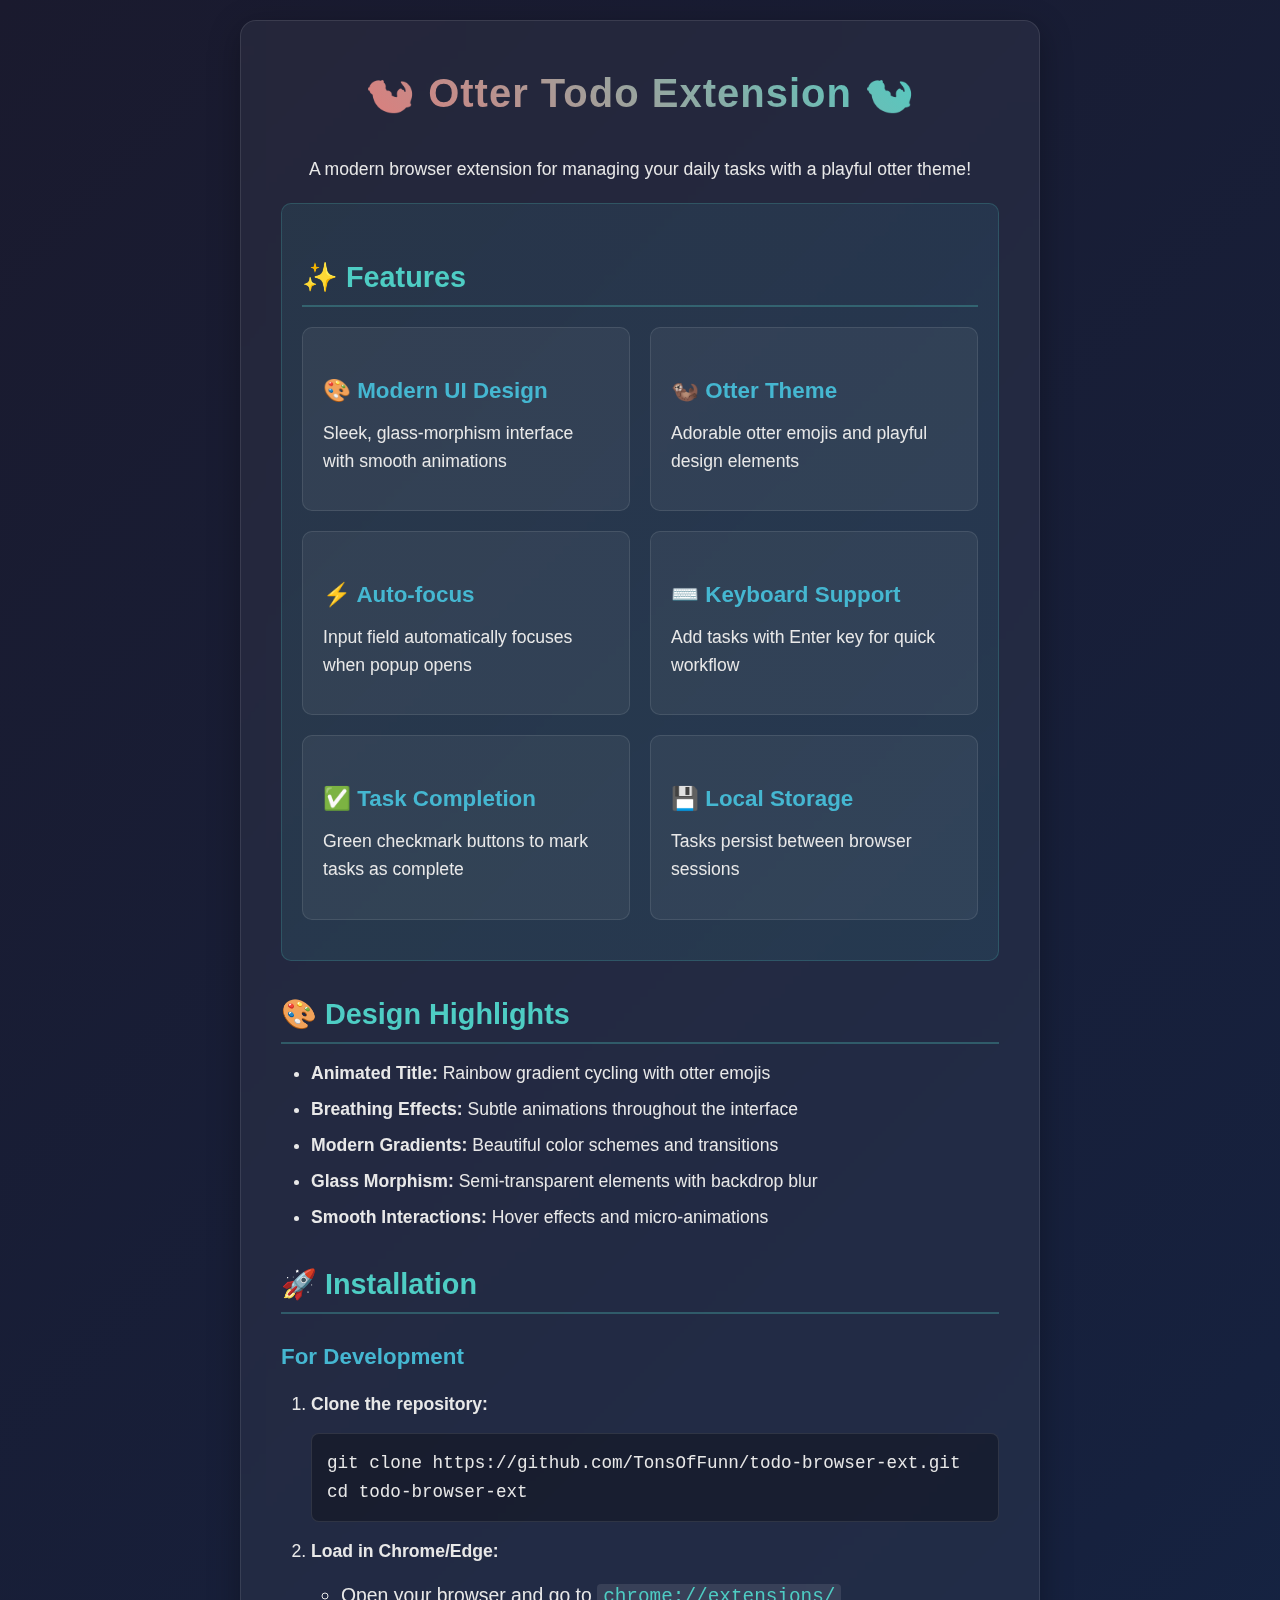
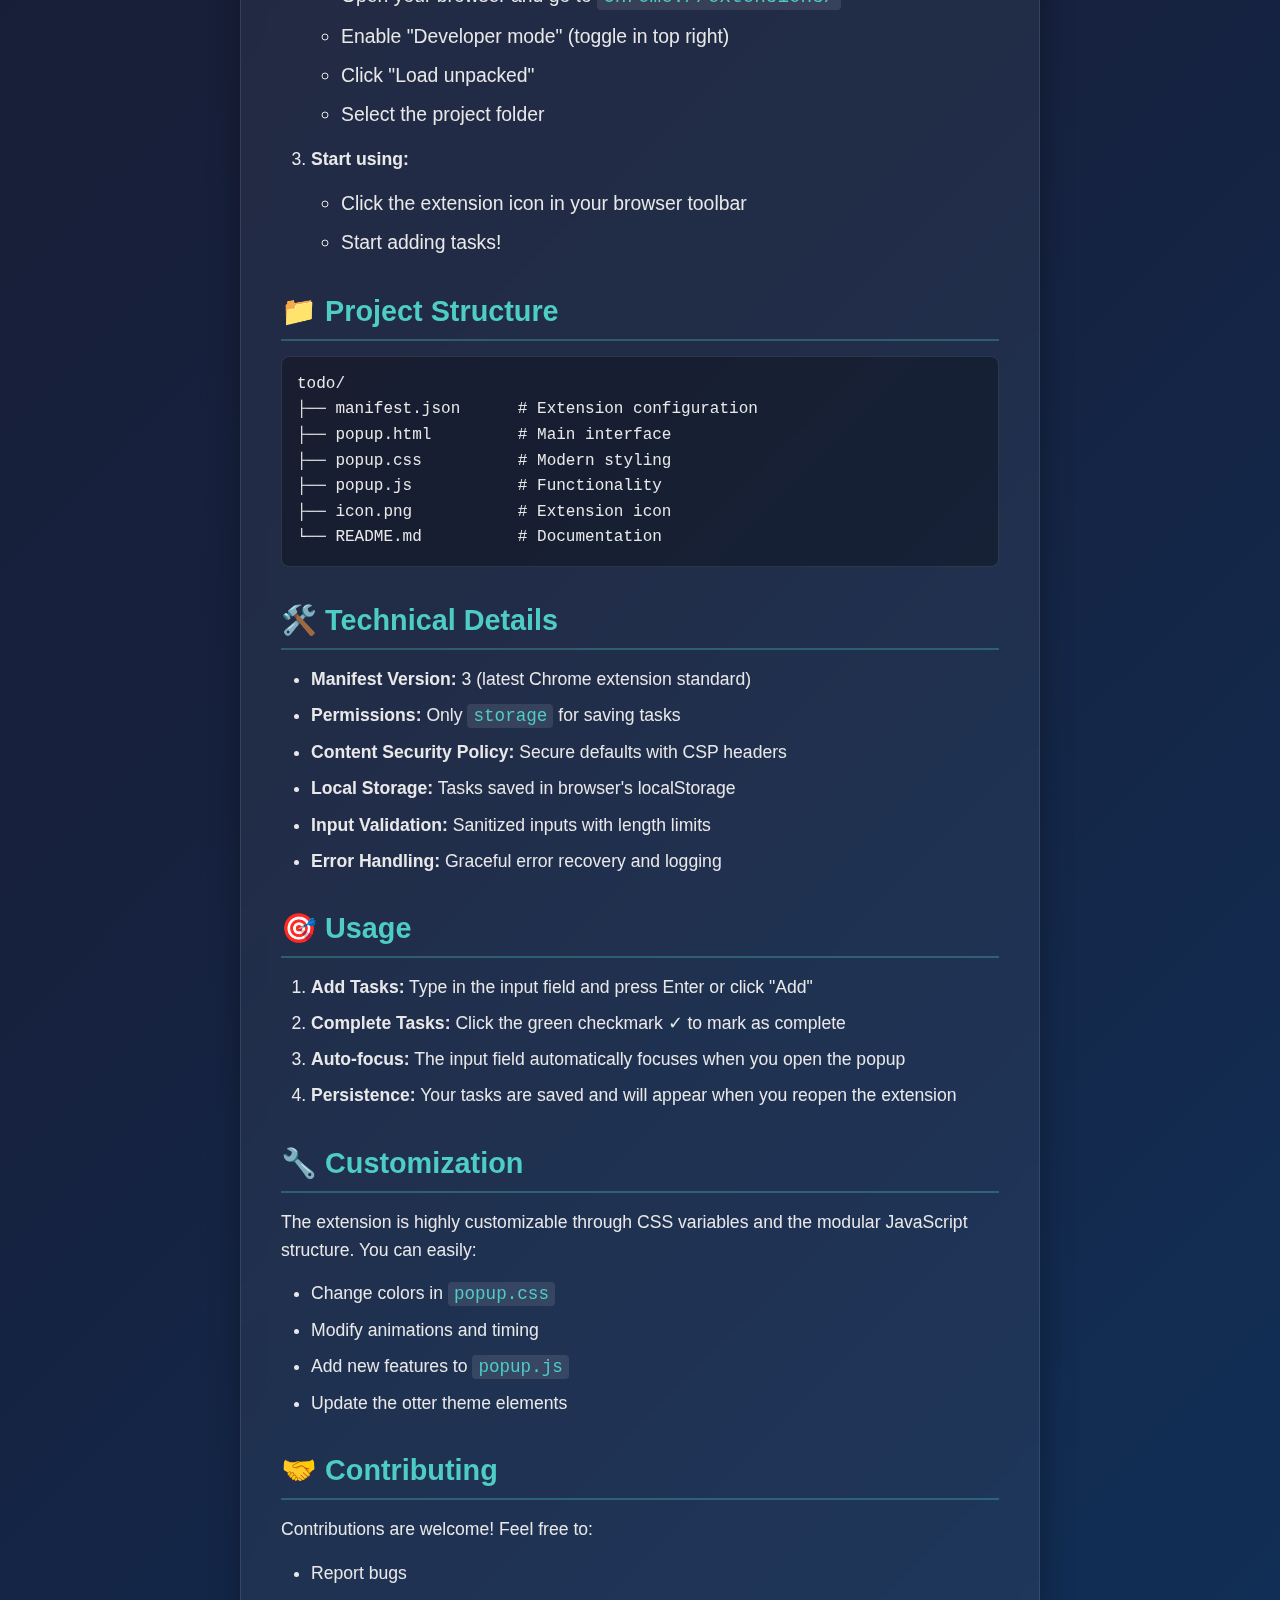
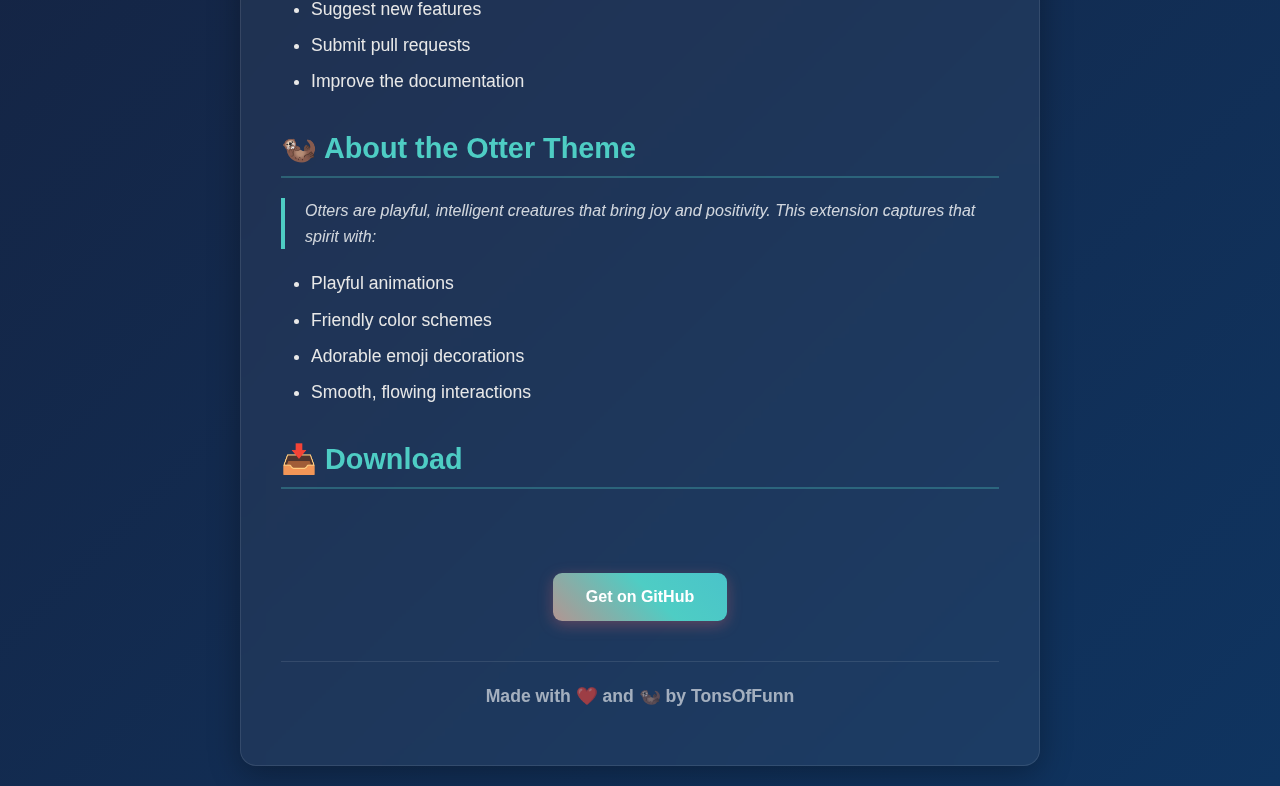
<file: index.html>
<!DOCTYPE html>
<html lang="en">
<head>
    <meta charset="UTF-8">
    <meta name="viewport" content="width=device-width, initial-scale=1.0">
    <title>🦦 Otter Todo Extension 🦦</title>
    <style>
        * {
            margin: 0;
            padding: 0;
            box-sizing: border-box;
        }

        body {
            font-family: 'Segoe UI', Tahoma, Geneva, Verdana, sans-serif, 'Apple Color Emoji', 'Segoe UI Emoji', 'Segoe UI Symbol', 'Noto Color Emoji';
            background: linear-gradient(135deg, #1a1a2e 0%, #16213e 50%, #0f3460 100%);
            color: #e8e8e8;
            line-height: 1.6;
            padding: 20px;
            min-height: 100vh;
        }

        .container {
            max-width: 800px;
            margin: 0 auto;
            background: rgba(255, 255, 255, 0.05);
            border-radius: 16px;
            padding: 40px;
            backdrop-filter: blur(10px);
            border: 1px solid rgba(255, 255, 255, 0.1);
            box-shadow: 0 8px 32px rgba(0, 0, 0, 0.3);
        }

        h1 {
            font-size: 2.5em;
            font-weight: 700;
            font-family: 'Segoe UI', Tahoma, Geneva, Verdana, sans-serif, 'Apple Color Emoji', 'Segoe UI Emoji', 'Segoe UI Symbol', 'Noto Color Emoji';
            margin-bottom: 30px;
            text-align: center;
            background: linear-gradient(45deg, #ff6b6b, #4ecdc4, #45b7d1);
            background-size: 200% 200%;
            -webkit-background-clip: text;
            -webkit-text-fill-color: transparent;
            background-clip: text;
            animation: gradientShift 3s ease-in-out infinite;
            letter-spacing: 1px;
        }

        @keyframes gradientShift {
            0%, 100% { background-position: 0% 50%; }
            50% { background-position: 100% 50%; }
        }

        h2 {
            font-size: 1.8em;
            margin: 30px 0 15px 0;
            color: #4ecdc4;
            border-bottom: 2px solid rgba(78, 205, 196, 0.3);
            padding-bottom: 5px;
        }

        h3 {
            font-size: 1.4em;
            margin: 25px 0 10px 0;
            color: #45b7d1;
        }

        p {
            margin-bottom: 15px;
            font-size: 1.1em;
        }

        ul, ol {
            margin: 15px 0;
            padding-left: 30px;
        }

        li {
            margin-bottom: 8px;
            font-size: 1.1em;
        }

        code {
            background: rgba(255, 255, 255, 0.1);
            padding: 2px 6px;
            border-radius: 4px;
            font-family: 'Courier New', monospace;
            color: #4ecdc4;
        }

        pre {
            background: rgba(0, 0, 0, 0.3);
            padding: 15px;
            border-radius: 8px;
            overflow-x: auto;
            margin: 15px 0;
            border: 1px solid rgba(255, 255, 255, 0.1);
        }

        pre code {
            background: none;
            padding: 0;
            color: #e8e8e8;
        }

        blockquote {
            border-left: 4px solid #4ecdc4;
            padding-left: 20px;
            margin: 20px 0;
            font-style: italic;
            color: rgba(255, 255, 255, 0.8);
        }

        .highlight {
            background: linear-gradient(45deg, rgba(78, 205, 196, 0.1), rgba(69, 183, 209, 0.1));
            padding: 20px;
            border-radius: 10px;
            border: 1px solid rgba(78, 205, 196, 0.2);
            margin: 20px 0;
        }

        .download-btn {
            display: inline-block;
            background: linear-gradient(45deg, #ff6b6b, #4ecdc4, #45b7d1, #ff6b6b);
            background-size: 300% 300%;
            animation: gradientShift 3s ease-in-out infinite;
            color: #ffffff;
            padding: 11px 33px;
            text-decoration: none;
            border-radius: 9px;
            font-weight: 669;
            text-align: center;
            margin: 69px 0 0 0; /* top right bottom left */
            transition: all 0.3s ease;
            box-shadow: 0 4px 15px rgba(255, 107, 107, 0.3);
        }

        .download-btn:hover {
            transform: translateY(-2px);
            box-shadow: 0 8px 25px rgba(255, 107, 107, 0.4);
        }

        .feature-grid {
            display: grid;
            grid-template-columns: repeat(auto-fit, minmax(250px, 1fr));
            gap: 20px;
            margin: 20px 0;
        }

        .feature-card {
            background: rgba(255, 255, 255, 0.05);
            padding: 20px;
            border-radius: 10px;
            border: 1px solid rgba(255, 255, 255, 0.1);
            transition: all 0.3s ease;
        }

        .feature-card:hover {
            background: rgba(255, 255, 255, 0.08);
            transform: translateY(-2px);
        }

        .footer {
            text-align: center;
            margin-top: 40px;
            padding-top: 20px;
            border-top: 1px solid rgba(255, 255, 255, 0.1);
            color: rgba(255, 255, 255, 0.6);
        }

        @media (max-width: 768px) {
            .container {
                padding: 20px;
                margin: 10px;
            }
            
            h1 {
                font-size: 2em;
            }
            
            h2 {
                font-size: 1.5em;
            }
        }
    </style>
</head>
<body>
    <div class="container">
        <h1>🦦 Otter Todo Extension 🦦</h1>
        
        <p style="text-align: center;">A modern browser extension for managing your daily tasks with a playful otter theme!</p>

        <div class="highlight">
            <h2>✨ Features</h2>
            <div class="feature-grid">
                <div class="feature-card">
                    <h3>🎨 Modern UI Design</h3>
                    <p>Sleek, glass-morphism interface with smooth animations</p>
                </div>
                <div class="feature-card">
                    <h3>🦦 Otter Theme</h3>
                    <p>Adorable otter emojis and playful design elements</p>
                </div>
                <div class="feature-card">
                    <h3>⚡ Auto-focus</h3>
                    <p>Input field automatically focuses when popup opens</p>
                </div>
                <div class="feature-card">
                    <h3>⌨️ Keyboard Support</h3>
                    <p>Add tasks with Enter key for quick workflow</p>
                </div>
                <div class="feature-card">
                    <h3>✅ Task Completion</h3>
                    <p>Green checkmark buttons to mark tasks as complete</p>
                </div>
                <div class="feature-card">
                    <h3>💾 Local Storage</h3>
                    <p>Tasks persist between browser sessions</p>
                </div>
            </div>
        </div>

        <h2>🎨 Design Highlights</h2>
        <ul>
            <li><strong>Animated Title:</strong> Rainbow gradient cycling with otter emojis</li>
            <li><strong>Breathing Effects:</strong> Subtle animations throughout the interface</li>
            <li><strong>Modern Gradients:</strong> Beautiful color schemes and transitions</li>
            <li><strong>Glass Morphism:</strong> Semi-transparent elements with backdrop blur</li>
            <li><strong>Smooth Interactions:</strong> Hover effects and micro-animations</li>
        </ul>

        <h2>🚀 Installation</h2>
        
        <h3>For Development</h3>
        <ol>
            <li><strong>Clone the repository:</strong>
                <pre><code>git clone https://github.com/TonsOfFunn/todo-browser-ext.git
cd todo-browser-ext</code></pre>
            </li>
            <li><strong>Load in Chrome/Edge:</strong>
                <ul>
                    <li>Open your browser and go to <code>chrome://extensions/</code></li>
                    <li>Enable "Developer mode" (toggle in top right)</li>
                    <li>Click "Load unpacked"</li>
                    <li>Select the project folder</li>
                </ul>
            </li>
            <li><strong>Start using:</strong>
                <ul>
                    <li>Click the extension icon in your browser toolbar</li>
                    <li>Start adding tasks!</li>
                </ul>
            </li>
        </ol>

        <h2>📁 Project Structure</h2>
        <pre><code>todo/
├── manifest.json      # Extension configuration
├── popup.html         # Main interface
├── popup.css          # Modern styling
├── popup.js           # Functionality
├── icon.png           # Extension icon
└── README.md          # Documentation</code></pre>

        <h2>🛠️ Technical Details</h2>
        <ul>
            <li><strong>Manifest Version:</strong> 3 (latest Chrome extension standard)</li>
            <li><strong>Permissions:</strong> Only <code>storage</code> for saving tasks</li>
            <li><strong>Content Security Policy:</strong> Secure defaults with CSP headers</li>
            <li><strong>Local Storage:</strong> Tasks saved in browser's localStorage</li>
            <li><strong>Input Validation:</strong> Sanitized inputs with length limits</li>
            <li><strong>Error Handling:</strong> Graceful error recovery and logging</li>
        </ul>

        <h2>🎯 Usage</h2>
        <ol>
            <li><strong>Add Tasks:</strong> Type in the input field and press Enter or click "Add"</li>
            <li><strong>Complete Tasks:</strong> Click the green checkmark ✓ to mark as complete</li>
            <li><strong>Auto-focus:</strong> The input field automatically focuses when you open the popup</li>
            <li><strong>Persistence:</strong> Your tasks are saved and will appear when you reopen the extension</li>
        </ol>

        <h2>🔧 Customization</h2>
        <p>The extension is highly customizable through CSS variables and the modular JavaScript structure. You can easily:</p>
        <ul>
            <li>Change colors in <code>popup.css</code></li>
            <li>Modify animations and timing</li>
            <li>Add new features to <code>popup.js</code></li>
            <li>Update the otter theme elements</li>
        </ul>

        <h2>🤝 Contributing</h2>
        <p>Contributions are welcome! Feel free to:</p>
        <ul>
            <li>Report bugs</li>
            <li>Suggest new features</li>
            <li>Submit pull requests</li>
            <li>Improve the documentation</li>
        </ul>

        <h2>🦦 About the Otter Theme</h2>
        <blockquote>
            Otters are playful, intelligent creatures that bring joy and positivity. This extension captures that spirit with:
        </blockquote>
        <ul>
            <li>Playful animations</li>
            <li>Friendly color schemes</li>
            <li>Adorable emoji decorations</li>
            <li>Smooth, flowing interactions</li>
        </ul>
        
        <h2>📥 Download</h2>
        <div style="text-align: center;">
            <a href="https://github.com/TonsOfFunn/todo-browser-ext" class="download-btn">
                Get on GitHub
            </a>
        </div>

        <div class="footer">
            <p><strong>Made with ❤️ and 🦦 by TonsOfFunn</strong></p>
        </div>
    </div>
</body>
</html>
</file>
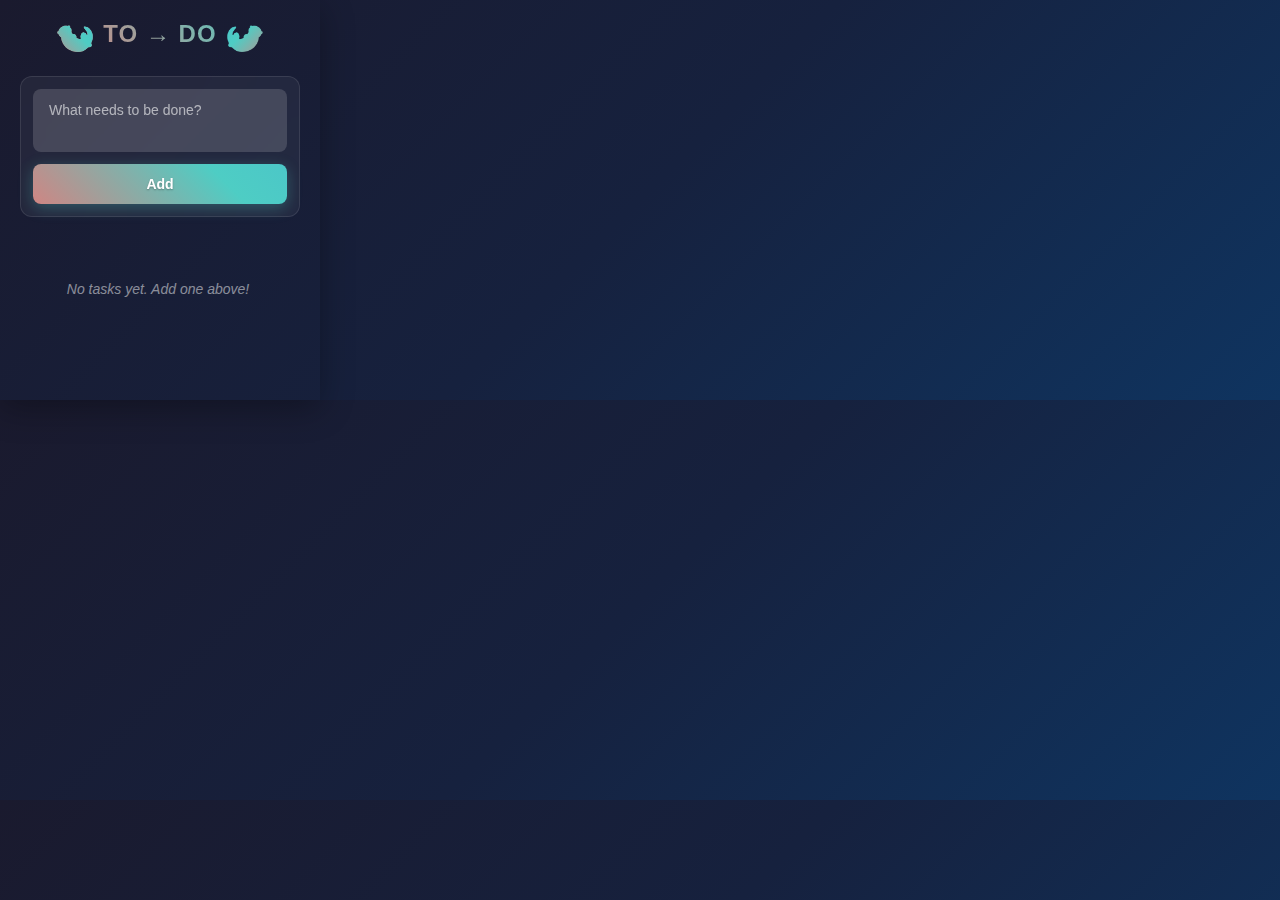
<file: popup.html>
<!DOCTYPE html>
<html lang="en">
<head>
  <meta charset="UTF-8">
  <meta name="viewport" content="width=device-width, initial-scale=1.0">
  <meta http-equiv="Content-Security-Policy" content="default-src 'self'; script-src 'self'; style-src 'self';">
  <title>To-Do List</title>
  <link rel="stylesheet" href="popup.css">
</head>
<body>
  <h1><span class="otter-left">🦦</span> TO → DO <span class="otter-right">🦦</span></h1>
  
  <div class="input-container">
    <textarea id="taskInput" placeholder="What needs to be done?" maxlength="1000" rows="2"></textarea>
    <button id="addBtn">Add</button>
  </div>
  
  <ul id="taskList">
    <!-- Tasks will be dynamically added here -->
  </ul>

  <script src="popup.js"></script>
</body>
</html>
</file>
<file: popup.css>
/* Modern Todo Extension Styles */
* {
  margin: 0;
  padding: 0;
  box-sizing: border-box;
}

body {
  font-family: 'Segoe UI', Tahoma, Geneva, Verdana, sans-serif;
  width: 320px;
  min-height: 400px;
  background: linear-gradient(135deg, #1a1a2e 0%, #16213e 50%, #0f3460 100%);
  color: #e8e8e8;
  padding: 20px;
  box-shadow: 0 8px 32px rgba(0, 0, 0, 0.3);
}

h1 {
  font-size: 24px;
  font-weight: 700;
  margin-bottom: 24px;
  text-align: center;
  background: linear-gradient(45deg, #ff6b6b, #4ecdc4, #45b7d1);
  background-size: 200% 200%;
  -webkit-background-clip: text;
  -webkit-text-fill-color: transparent;
  background-clip: text;
  animation: gradientShift 3s ease-in-out infinite;
  letter-spacing: 1px;
}

/* Invert right otter emoji only */
.otter-right {
  display: inline-block;
  transform: scaleX(-1);
  background: linear-gradient(45deg, #ff6b6b, #4ecdc4, #45b7d1);
  background-size: 200% 200%;
  -webkit-background-clip: text;
  -webkit-text-fill-color: transparent;
  background-clip: text;
  animation: gradientShift 3s ease-in-out infinite;
  font-size: 32px;
  line-height: 1;
  vertical-align: middle;
}

/* Left otter with color cycling but no inversion */
.otter-left {
  display: inline-block;
  background: linear-gradient(45deg, #ff6b6b, #4ecdc4, #45b7d1);
  background-size: 200% 200%;
  -webkit-background-clip: text;
  -webkit-text-fill-color: transparent;
  background-clip: text;
  animation: gradientShift 3s ease-in-out infinite;
  font-size: 32px;
  line-height: 1;
  vertical-align: middle;
}

@keyframes gradientShift {
  0%, 100% { background-position: 0% 50%; }
  50% { background-position: 100% 50%; }
}

/* Input Container */
.input-container {
  display: flex;
  flex-direction: column;
  gap: 12px;
  margin-bottom: 24px;
  background: rgba(255, 255, 255, 0.05);
  padding: 12px;
  border-radius: 12px;
  backdrop-filter: blur(10px);
  border: 1px solid rgba(255, 255, 255, 0.1);
}

input, textarea {
  width: 100%;
  padding: 12px 16px;
  border: none;
  border-radius: 8px;
  background: rgba(255, 255, 255, 0.1);
  color: #ffffff;
  font-size: 14px;
  font-weight: 500;
  transition: all 0.3s ease;
  backdrop-filter: blur(5px);
  font-family: inherit;
  resize: none;
  overflow-wrap: break-word;
  word-wrap: break-word;
  white-space: pre-wrap;
  min-height: 44px;
  max-height: 120px;
  overflow-y: auto;
}

textarea {
  line-height: 1.4;
  vertical-align: top;
}

input::placeholder, textarea::placeholder {
  color: rgba(255, 255, 255, 0.6);
  font-weight: 400;
}

input:focus, textarea:focus {
  outline: none;
  background: rgba(255, 255, 255, 0.15);
  box-shadow: 0 0 0 3px rgba(78, 205, 196, 0.3);
  transform: translateY(-1px);
}

button {
  padding: 12px 20px;
  border: none;
  border-radius: 8px;
  font-weight: 600;
  font-size: 14px;
  cursor: pointer;
  transition: all 0.3s ease;
  background: linear-gradient(45deg, #4ecdc4, #45b7d1);
  color: #ffffff;
  box-shadow: 0 4px 15px rgba(78, 205, 196, 0.3);
}

button:hover {
  transform: translateY(-2px);
  box-shadow: 0 6px 20px rgba(78, 205, 196, 0.4);
  background: linear-gradient(45deg, #45b7d1, #4ecdc4);
}

button:active {
  transform: translateY(0);
  box-shadow: 0 2px 10px rgba(78, 205, 196, 0.3);
}

/* Add Button Animation */
#addBtn {
  background: linear-gradient(45deg, #ff6b6b, #4ecdc4, #45b7d1, #ff6b6b);
  background-size: 300% 300%;
  animation: gradientShift 3s ease-in-out infinite;
  color: #ffffff;
  font-weight: 700;
  text-shadow: 0 1px 2px rgba(0, 0, 0, 0.3);
}

#addBtn:hover {
  background: linear-gradient(45deg, #ff6b6b, #4ecdc4, #45b7d1, #ff6b6b);
  background-size: 300% 300%;
  animation: gradientShift 2s ease-in-out infinite;
  transform: translateY(-2px);
  box-shadow: 0 8px 25px rgba(255, 107, 107, 0.4);
}

#addBtn:active {
  transform: translateY(0);
  box-shadow: 0 4px 15px rgba(255, 107, 107, 0.3);
}

/* Task List */
ul {
  list-style-type: none;
  max-height: 280px;
  overflow-y: auto;
  padding-right: 4px;
}

ul::-webkit-scrollbar {
  width: 6px;
}

ul::-webkit-scrollbar-track {
  background: rgba(255, 255, 255, 0.05);
  border-radius: 3px;
}

ul::-webkit-scrollbar-thumb {
  background: rgba(78, 205, 196, 0.3);
  border-radius: 3px;
}

ul::-webkit-scrollbar-thumb:hover {
  background: rgba(78, 205, 196, 0.5);
}

li {
  margin-bottom: 8px;
  padding: 12px 16px;
  background: rgba(255, 255, 255, 0.05);
  border-radius: 10px;
  display: flex;
  justify-content: space-between;
  align-items: center;
  gap: 12px;
  transition: all 0.3s ease;
  border: 1px solid rgba(255, 255, 255, 0.05);
  backdrop-filter: blur(5px);
  animation: slideIn 0.3s ease-out;
}

@keyframes slideIn {
  from {
    opacity: 0;
    transform: translateX(-20px);
  }
  to {
    opacity: 1;
    transform: translateX(0);
  }
}

li:hover {
  background: rgba(255, 255, 255, 0.08);
  transform: translateX(4px);
  border-color: rgba(78, 205, 196, 0.2);
}

li:last-child {
  margin-bottom: 0;
}

/* Task Text */
li span {
  flex: 1;
  font-size: 14px;
  font-weight: 500;
  color: #ffffff;
  word-wrap: break-word;
  line-height: 1.4;
  min-width: 0; /* Allows text to shrink */
}

/* Complete Button */
li button {
  background: linear-gradient(45deg, #4ecdc4, #45b7d1);
  color: #ffffff;
  border: none;
  padding: 0;
  border-radius: 6px;
  cursor: pointer;
  font-size: 16px;
  font-weight: 700;
  width: 24px;
  height: 24px;
  display: flex;
  align-items: center;
  justify-content: center;
  box-shadow: 0 2px 8px rgba(78, 205, 196, 0.3);
  transition: all 0.3s ease;
  flex-shrink: 0; /* Prevents button from shrinking */
}

li button:hover {
  background: linear-gradient(45deg, #45b7d1, #4ecdc4);
  transform: scale(1.1);
  box-shadow: 0 4px 12px rgba(78, 205, 196, 0.4);
}

li button:active {
  transform: scale(0.95);
}

/* Empty State */
.empty-state {
  text-align: center;
  padding: 40px 20px;
  color: rgba(255, 255, 255, 0.5);
  font-style: italic;
  font-size: 14px;
}

/* Focus styles for accessibility */
button:focus,
input:focus,
textarea:focus {
  outline: 2px solid rgba(78, 205, 196, 0.5);
  outline-offset: 2px;
}

/* Responsive adjustments */
@media (max-width: 350px) {
  body {
    width: 280px;
    padding: 16px;
  }
  
  h1 {
    font-size: 20px;
  }
  
  .input-container {
    flex-direction: column;
    gap: 8px;
  }
  
  button {
    width: 100%;
  }
}
</file>
